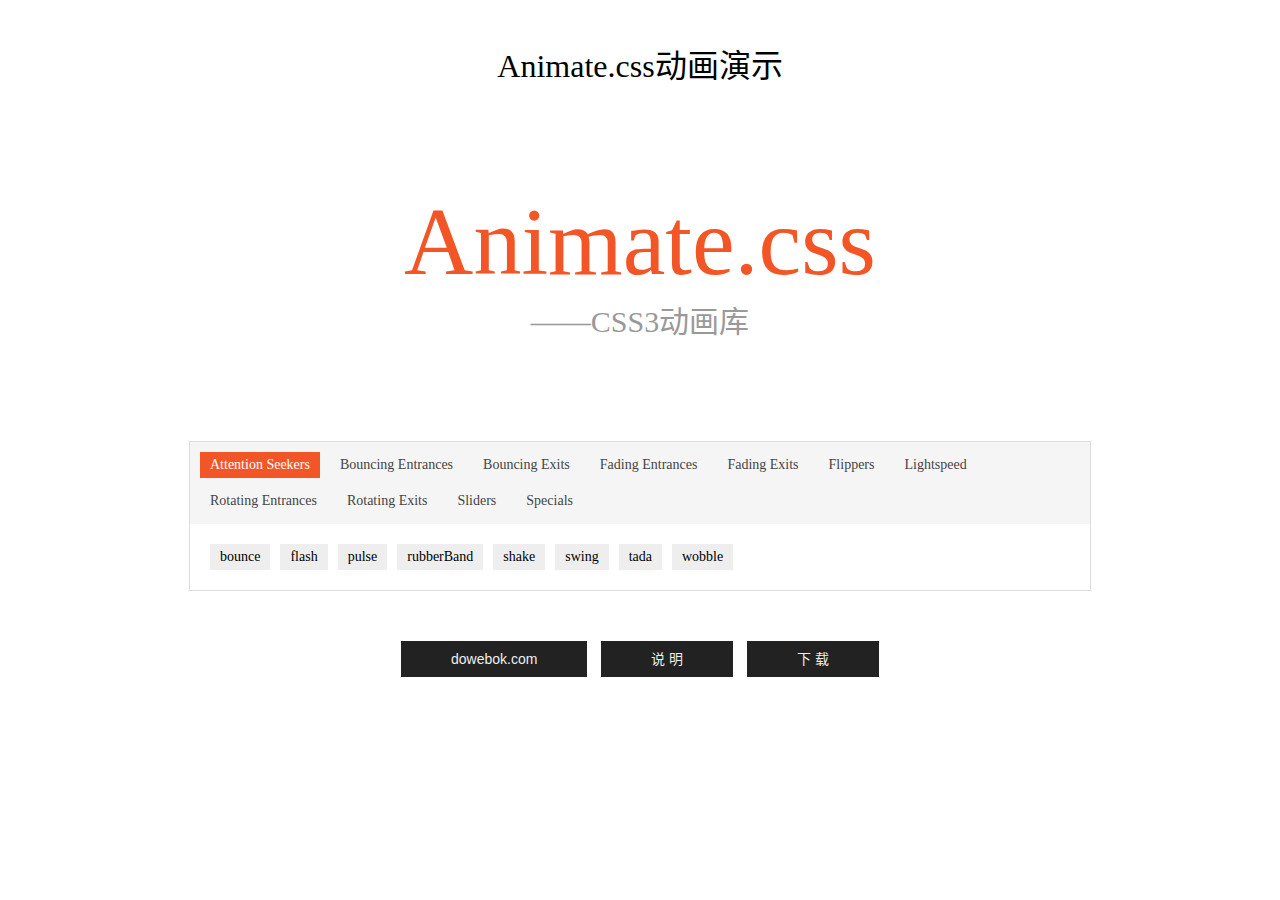
<file: css/98/index.html>
﻿<!DOCTYPE html>
<html lang="zh-CN">
<head>
<meta charset="utf-8">
<title>animate.css动画演示_dowebok</title>
<link rel="stylesheet" href="animate.min.css">
<style>
* { margin: 0; padding: 0;}
ul { list-style-type: none;}
body { font: 14px "Microsoft Yahei"; overflow-x: hidden;}
h1 { width: 900px; margin: 40px auto 100px; font: 32px "Microsoft Yahei"; text-align: center;}
h2 { font: 96px "Microsoft Yahei"; font-weight: 500; text-align: center; color: #f35626;}
.wrap p { margin-bottom: 100px; font: 30px "Microsoft Yahei"; text-align: center; color: #999;}
.list { width: 1000px; margin: 0 auto;}
dl { width: 1000px; margin: 10px auto; overflow: hidden;}
dt { float: left; width: 1000px; padding: 5px 0; border-bottom: 1px solid #ddd; font-weight: 700;}
dd { float: left; margin: 10px 10px 0 0; padding: 5px 10px; background-color: #eee; cursor: pointer;}

.dowebok-explain  { display: none; margin-top: 20px; margin-bottom: 20px; font-size: 14px; text-align: center; color: #f50;}

.tab { width: 900px; margin: 0 auto; border: 1px solid #ddd;}
.tabNav { padding-bottom: 10px; overflow: hidden; zoom: 1; background-color: #f5f5f5;}
.tabNav li { float: left; margin: 10px 0 0 10px; display: inline;}
.tabNav a { float: left; padding: 5px 10px; color: #444; text-decoration: none;}
.tabNav .active a { color: #fff; background-color: #f35626;}

.tabPane { display: none; overflow: hidden; zoom: 1;}
.tabCnt .active { display: block;}
.tabCnt { padding: 10px 20px 20px;}
.tabPane li { float: left; margin: 10px 10px 0 0; padding: 5px 10px; background-color: #eee; cursor: pointer;}
.tabPane .active { color: #f35626;}
</style>
<script src="jquery-1.8.3.min.js"></script>
<script>
$(function(){
	if($.browser.msie && $.browser.version < 10){
		$('.dowebok-explain').show();
	}

	var $animate = $('#animate');
	var $btn = $('.tabCnt').find('li');
	$btn.click(function(){
		$(this).addClass('active').siblings().removeClass('active');
		$animate.removeClass().addClass($(this).text() + ' animated infinite');
		setTimeout(removeClass, 1000);
	});

	function removeClass(){
		$animate.removeClass();
	}

	var $tabNavItem = $('.tabNav').find('a');
	var $tabPane = $('.tabPane');
	$tabNavItem.each(function(i){
		$(this).click(function(){
			$(this).parent().addClass('active').siblings().removeClass('active');
			$tabPane.eq(i).addClass('active').siblings().removeClass('active');
			return false;
		});
	});
});
</script>
</head>

<body>
<h1>Animate.css动画演示</h1>
<div class="wrap">
	<h2 id="animate">Animate.css</h2>
	<p>——CSS3动画库</p>
</div>

<p class="dowebok-explain">您的浏览器不支持 CSS3 animate 属性，所以您看不到任何效果，请使用 Firefox、Chrome 或 IE10</p>
<div class="tab">
	<ul class="tabNav">
		<li class="active"><a href="http://www.dowebok.com/">Attention Seekers</a></li>
		<li><a href="###">Bouncing Entrances</a></li>
		<li><a href="###">Bouncing Exits</a></li>
		<li><a href="###">Fading Entrances</a></li>
		<li><a href="###">Fading Exits</a></li>
		<li><a href="###">Flippers</a></li>
		<li><a href="###">Lightspeed</a></li>
		<li><a href="###">Rotating Entrances</a></li>
		<li><a href="###">Rotating Exits</a></li>
		<li><a href="###">Sliders</a></li>
		<li><a href="###">Specials</a></li>
	</ul>

	<div class="tabCnt">
		<ul class="tabPane active">
			<li>bounce</li>
			<li>flash</li>
			<li>pulse</li>
			<li>rubberBand</li>
			<li>shake</li>
			<li>swing</li>
			<li>tada</li>
			<li>wobble</li>
		</ul>
		
		<ul class="tabPane">
			<li>bounceIn</li>
			<li>bounceInDown</li>
			<li>bounceInLeft</li>
			<li>bounceInRight</li>
			<li>bounceInUp</li>
		</ul>
		
		<ul class="tabPane">
			<li>bounceOut</li>
			<li>bounceOutDown</li>
			<li>bounceOutLeft</li>
			<li>bounceOutRight</li>
			<li>bounceOutUp</li>
		</ul>
		
		<ul class="tabPane">
			<li>fadeIn</li>
			<li>fadeInDown</li>
			<li>fadeInDownBig</li>
			<li>fadeInLeft</li>
			<li>fadeInLeftBig</li>
			<li>fadeInRight</li>
			<li>fadeInRightBig</li>
			<li>fadeInUp</li>
			<li>fadeInUpBig</li>
		</ul>
		
		<ul class="tabPane">
			<li>fadeOut</li>
			<li>fadeOutDown</li>
			<li>fadeOutDownBig</li>
			<li>fadeOutLeft</li>
			<li>fadeOutLeftBig</li>
			<li>fadeOutRight</li>
			<li>fadeOutRightBig</li>
			<li>fadeOutUp</li>
			<li>fadeOutUpBig</li>
		</ul>
		
		<ul class="tabPane">
			<li>flip</li>
			<li>flipInX</li>
			<li>flipInY</li>
			<li>flipOutX</li>
			<li>flipOutY</li>
		</ul>
		
		<ul class="tabPane">
			<li>lightSpeedIn</li>
			<li>lightSpeedOut</li>
		</ul>
		
		<ul class="tabPane">
			<li>rotateIn</li>
			<li>rotateInDownLeft</li>
			<li>rotateInDownRight</li>
			<li>rotateInUpLeft</li>
			<li>rotateInUpRight</li>
		</ul>
		
		<h3></h3>
		<ul class="tabPane">
			<li>rotateOut</li>
			<li>rotateOutDownLeft</li>
			<li>rotateOutDownRight</li>
			<li>rotateOutUpLeft</li>
			<li>rotateOutUpRight</li>
		</ul>
		
		<ul class="tabPane">
			<li>slideInDown</li>
			<li>slideInLeft</li>
			<li>slideInRight</li>
			<li>slideOutLeft</li>
			<li>slideOutRight</li>
			<li>slideOutUp</li>
		</ul>
		
		<ul class="tabPane">
			<li>hinge</li>
			<li>rollIn</li>
			<li>rollOut</li>
		</ul>
	</div>
</div>










<p class="vad">
	<a href="http://www.dowebok.com/" target="_blank">dowebok.com</a>
	<a href="http://www.dowebok.com/98.html" target="_blank">说 明</a>
	<a href="http://www.dowebok.com/98.html" target="_blank">下 载</a>
</p>
<style>
.vad { margin: 50px 0 5px; font-family: Consolas,arial,宋体; text-align:center;}
.vad a { display: inline-block; height: 36px; line-height: 36px; margin: 0 5px; padding: 0 50px; font-size: 14px; text-align:center; color:#eee; text-decoration: none; background-color: #222;}
.vad a:hover { color: #fff; background-color: #000;}
</style>

</body>
</html>
</file>
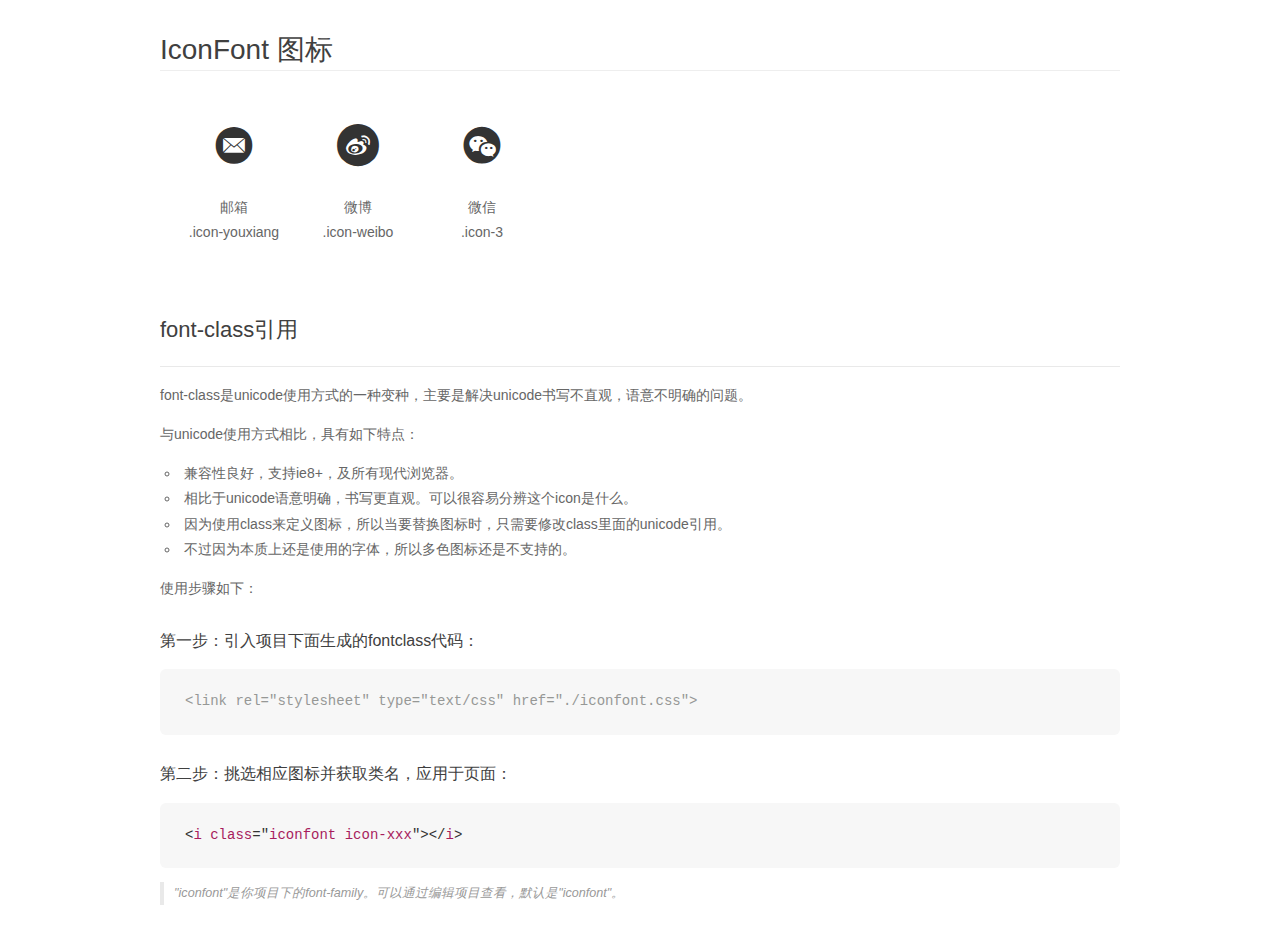
<file: iconfont/demo_fontclass.html>
<!DOCTYPE html>
<html>
<head>
    <meta charset="utf-8"/>
    <title>IconFont</title>
    <link rel="stylesheet" href="demo.css">
    <link rel="stylesheet" href="iconfont.css">
</head>
<body>
    <div class="main markdown">
        <h1>IconFont 图标</h1>
        <ul class="icon_lists clear">
            
                <li>
                <i class="icon iconfont icon-youxiang"></i>
                    <div class="name">邮箱</div>
                    <div class="fontclass">.icon-youxiang</div>
                </li>
            
                <li>
                <i class="icon iconfont icon-weibo"></i>
                    <div class="name">微博</div>
                    <div class="fontclass">.icon-weibo</div>
                </li>
            
                <li>
                <i class="icon iconfont icon-3"></i>
                    <div class="name">微信</div>
                    <div class="fontclass">.icon-3</div>
                </li>
            
        </ul>

        <h2 id="font-class-">font-class引用</h2>
        <hr>

        <p>font-class是unicode使用方式的一种变种，主要是解决unicode书写不直观，语意不明确的问题。</p>
        <p>与unicode使用方式相比，具有如下特点：</p>
        <ul>
        <li>兼容性良好，支持ie8+，及所有现代浏览器。</li>
        <li>相比于unicode语意明确，书写更直观。可以很容易分辨这个icon是什么。</li>
        <li>因为使用class来定义图标，所以当要替换图标时，只需要修改class里面的unicode引用。</li>
        <li>不过因为本质上还是使用的字体，所以多色图标还是不支持的。</li>
        </ul>
        <p>使用步骤如下：</p>
        <h3 id="-fontclass-">第一步：引入项目下面生成的fontclass代码：</h3>


        <pre><code class="lang-js hljs javascript"><span class="hljs-comment">&lt;link rel="stylesheet" type="text/css" href="./iconfont.css"&gt;</span></code></pre>
        <h3 id="-">第二步：挑选相应图标并获取类名，应用于页面：</h3>
        <pre><code class="lang-css hljs">&lt;<span class="hljs-selector-tag">i</span> <span class="hljs-selector-tag">class</span>="<span class="hljs-selector-tag">iconfont</span> <span class="hljs-selector-tag">icon-xxx</span>"&gt;&lt;/<span class="hljs-selector-tag">i</span>&gt;</code></pre>
        <blockquote>
        <p>"iconfont"是你项目下的font-family。可以通过编辑项目查看，默认是"iconfont"。</p>
        </blockquote>
    </div>
</body>
</html>
</file>
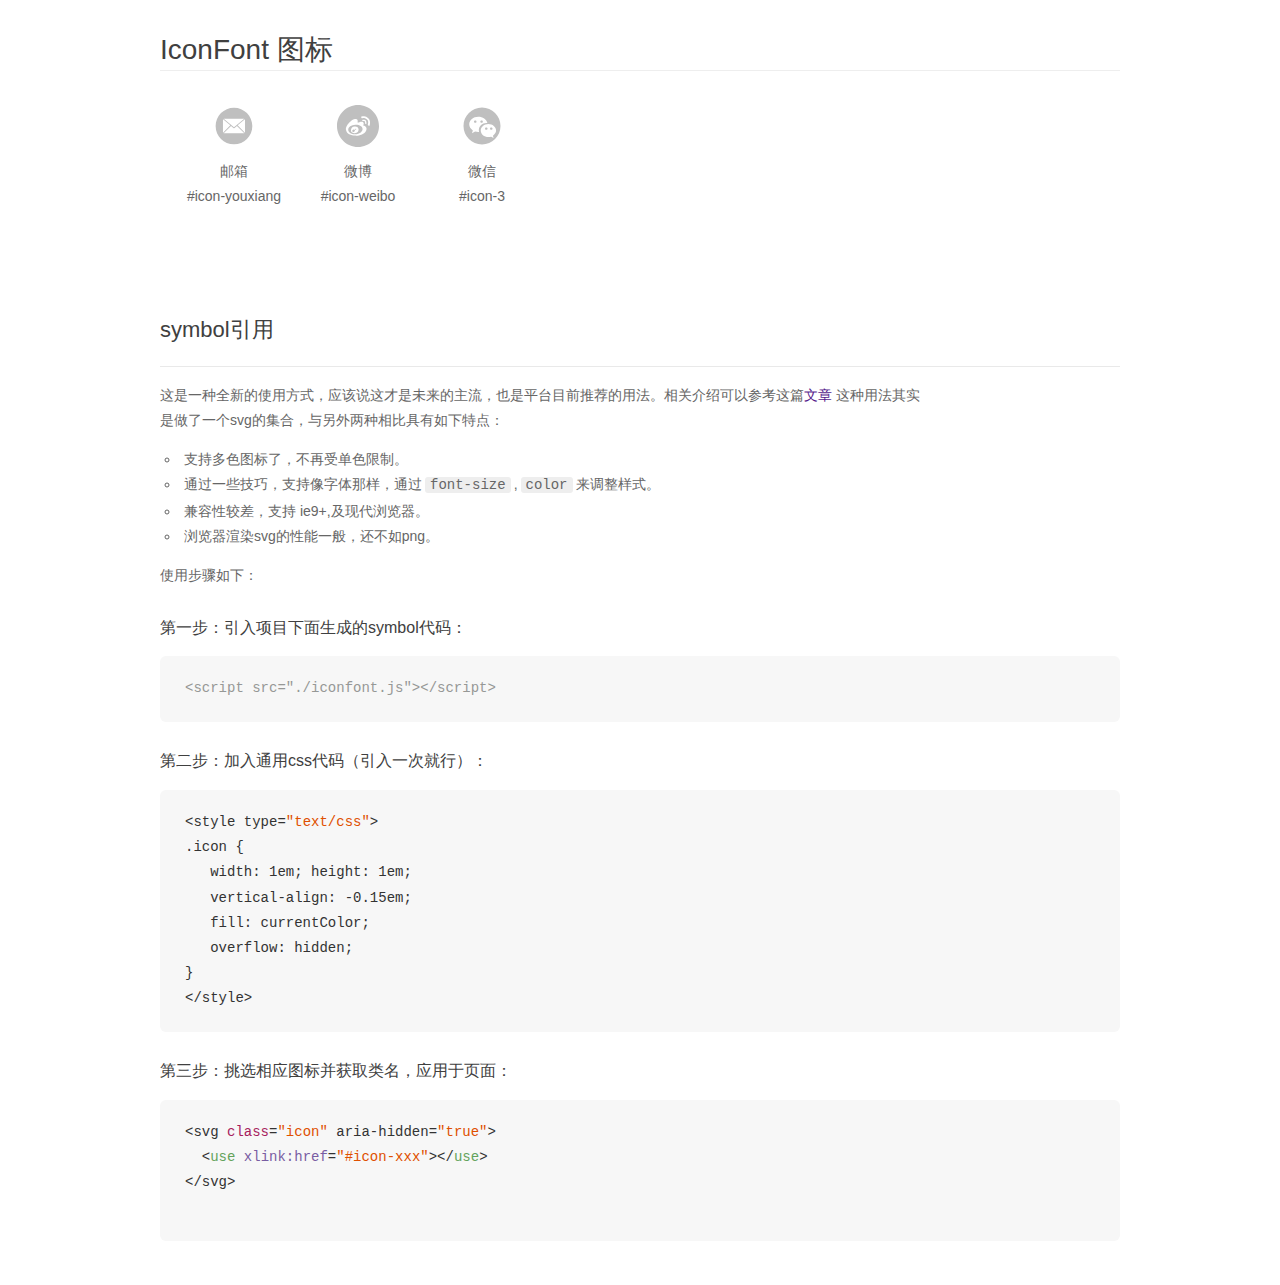
<file: iconfont/demo_symbol.html>
<!DOCTYPE html>
<html>
<head>
    <meta charset="utf-8"/>
    <title>IconFont</title>
    <link rel="stylesheet" href="demo.css">
    <script src="iconfont.js"></script>

    <style type="text/css">
        .icon {
          /* 通过设置 font-size 来改变图标大小 */
          width: 1em; height: 1em;
          /* 图标和文字相邻时，垂直对齐 */
          vertical-align: -0.15em;
          /* 通过设置 color 来改变 SVG 的颜色/fill */
          fill: currentColor;
          /* path 和 stroke 溢出 viewBox 部分在 IE 下会显示
             normalize.css 中也包含这行 */
          overflow: hidden;
        }

    </style>
</head>
<body>
    <div class="main markdown">
        <h1>IconFont 图标</h1>
        <ul class="icon_lists clear">
            
                <li>
                    <svg class="icon" aria-hidden="true">
                        <use xlink:href="#icon-youxiang"></use>
                    </svg>
                    <div class="name">邮箱</div>
                    <div class="fontclass">#icon-youxiang</div>
                </li>
            
                <li>
                    <svg class="icon" aria-hidden="true">
                        <use xlink:href="#icon-weibo"></use>
                    </svg>
                    <div class="name">微博</div>
                    <div class="fontclass">#icon-weibo</div>
                </li>
            
                <li>
                    <svg class="icon" aria-hidden="true">
                        <use xlink:href="#icon-3"></use>
                    </svg>
                    <div class="name">微信</div>
                    <div class="fontclass">#icon-3</div>
                </li>
            
        </ul>


        <h2 id="symbol-">symbol引用</h2>
        <hr>

        <p>这是一种全新的使用方式，应该说这才是未来的主流，也是平台目前推荐的用法。相关介绍可以参考这篇<a href="">文章</a>
        这种用法其实是做了一个svg的集合，与另外两种相比具有如下特点：</p>
        <ul>
          <li>支持多色图标了，不再受单色限制。</li>
          <li>通过一些技巧，支持像字体那样，通过<code>font-size</code>,<code>color</code>来调整样式。</li>
          <li>兼容性较差，支持 ie9+,及现代浏览器。</li>
          <li>浏览器渲染svg的性能一般，还不如png。</li>
        </ul>
        <p>使用步骤如下：</p>
        <h3 id="-symbol-">第一步：引入项目下面生成的symbol代码：</h3>
        <pre><code class="lang-js hljs javascript"><span class="hljs-comment">&lt;script src="./iconfont.js"&gt;&lt;/script&gt;</span></code></pre>
        <h3 id="-css-">第二步：加入通用css代码（引入一次就行）：</h3>
        <pre><code class="lang-js hljs javascript">&lt;style type=<span class="hljs-string">"text/css"</span>&gt;
.icon {
   width: <span class="hljs-number">1</span>em; height: <span class="hljs-number">1</span>em;
   vertical-align: <span class="hljs-number">-0.15</span>em;
   fill: currentColor;
   overflow: hidden;
}
&lt;<span class="hljs-regexp">/style&gt;</span></code></pre>
        <h3 id="-">第三步：挑选相应图标并获取类名，应用于页面：</h3>
        <pre><code class="lang-js hljs javascript">&lt;svg <span class="hljs-class"><span class="hljs-keyword">class</span></span>=<span class="hljs-string">"icon"</span> aria-hidden=<span class="hljs-string">"true"</span>&gt;<span class="xml"><span class="hljs-tag">
  &lt;<span class="hljs-name">use</span> <span class="hljs-attr">xlink:href</span>=<span class="hljs-string">"#icon-xxx"</span>&gt;</span><span class="hljs-tag">&lt;/<span class="hljs-name">use</span>&gt;</span>
</span>&lt;<span class="hljs-regexp">/svg&gt;
        </span></code></pre>
    </div>
</body>
</html>
</file>
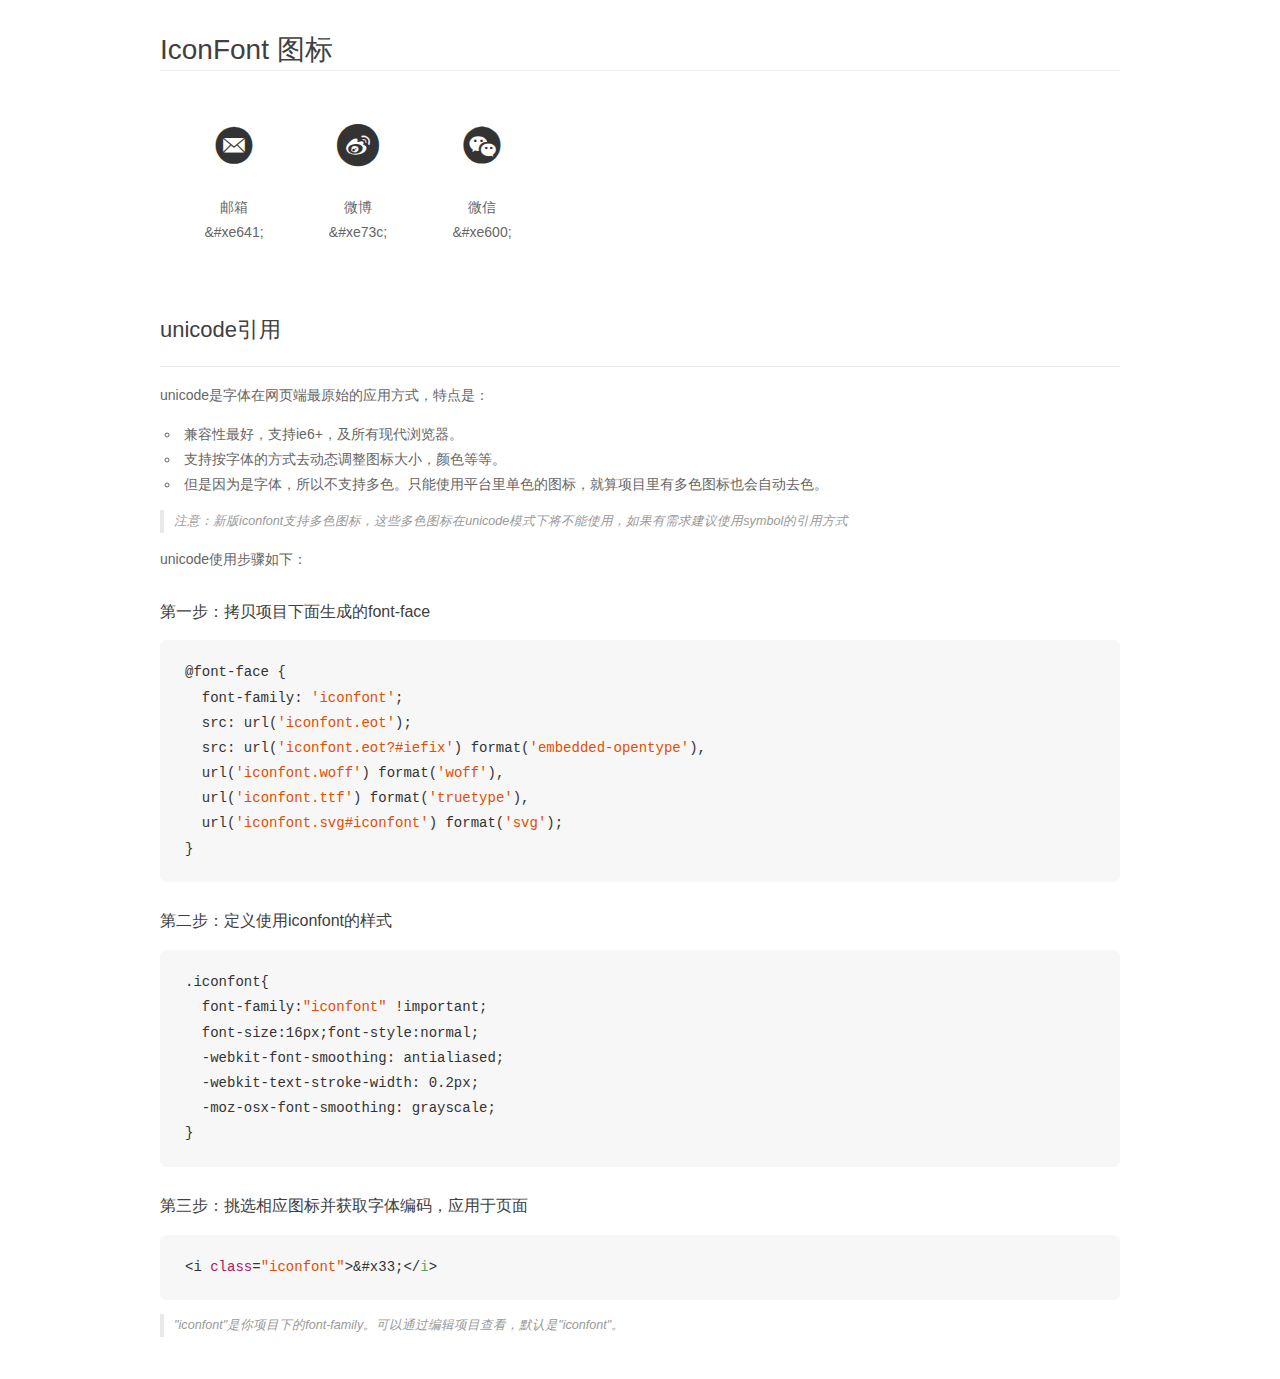
<file: iconfont/demo_unicode.html>
<!DOCTYPE html>
<html>
<head>
    <meta charset="utf-8"/>
    <title>IconFont</title>
    <link rel="stylesheet" href="demo.css">

    <style type="text/css">

        @font-face {font-family: "iconfont";
          src: url('iconfont.eot'); /* IE9*/
          src: url('iconfont.eot#iefix') format('embedded-opentype'), /* IE6-IE8 */
          url('iconfont.woff') format('woff'), /* chrome, firefox */
          url('iconfont.ttf') format('truetype'), /* chrome, firefox, opera, Safari, Android, iOS 4.2+*/
          url('iconfont.svg#iconfont') format('svg'); /* iOS 4.1- */
        }

        .iconfont {
          font-family:"iconfont" !important;
          font-size:16px;
          font-style:normal;
          -webkit-font-smoothing: antialiased;
          -webkit-text-stroke-width: 0.2px;
          -moz-osx-font-smoothing: grayscale;
        }

    </style>
</head>
<body>
    <div class="main markdown">
        <h1>IconFont 图标</h1>
        <ul class="icon_lists clear">
            
                <li>
                <i class="icon iconfont">&#xe641;</i>
                    <div class="name">邮箱</div>
                    <div class="code">&amp;#xe641;</div>
                </li>
            
                <li>
                <i class="icon iconfont">&#xe73c;</i>
                    <div class="name">微博</div>
                    <div class="code">&amp;#xe73c;</div>
                </li>
            
                <li>
                <i class="icon iconfont">&#xe600;</i>
                    <div class="name">微信</div>
                    <div class="code">&amp;#xe600;</div>
                </li>
            
        </ul>
        <h2 id="unicode-">unicode引用</h2>
        <hr>

        <p>unicode是字体在网页端最原始的应用方式，特点是：</p>
        <ul>
        <li>兼容性最好，支持ie6+，及所有现代浏览器。</li>
        <li>支持按字体的方式去动态调整图标大小，颜色等等。</li>
        <li>但是因为是字体，所以不支持多色。只能使用平台里单色的图标，就算项目里有多色图标也会自动去色。</li>
        </ul>
        <blockquote>
        <p>注意：新版iconfont支持多色图标，这些多色图标在unicode模式下将不能使用，如果有需求建议使用symbol的引用方式</p>
        </blockquote>
        <p>unicode使用步骤如下：</p>
        <h3 id="-font-face">第一步：拷贝项目下面生成的font-face</h3>
        <pre><code class="lang-js hljs javascript">@font-face {
  font-family: <span class="hljs-string">'iconfont'</span>;
  src: url(<span class="hljs-string">'iconfont.eot'</span>);
  src: url(<span class="hljs-string">'iconfont.eot?#iefix'</span>) format(<span class="hljs-string">'embedded-opentype'</span>),
  url(<span class="hljs-string">'iconfont.woff'</span>) format(<span class="hljs-string">'woff'</span>),
  url(<span class="hljs-string">'iconfont.ttf'</span>) format(<span class="hljs-string">'truetype'</span>),
  url(<span class="hljs-string">'iconfont.svg#iconfont'</span>) format(<span class="hljs-string">'svg'</span>);
}
</code></pre>
        <h3 id="-iconfont-">第二步：定义使用iconfont的样式</h3>
        <pre><code class="lang-js hljs javascript">.iconfont{
  font-family:<span class="hljs-string">"iconfont"</span> !important;
  font-size:<span class="hljs-number">16</span>px;font-style:normal;
  -webkit-font-smoothing: antialiased;
  -webkit-text-stroke-width: <span class="hljs-number">0.2</span>px;
  -moz-osx-font-smoothing: grayscale;
}
</code></pre>
        <h3 id="-">第三步：挑选相应图标并获取字体编码，应用于页面</h3>
        <pre><code class="lang-js hljs javascript">&lt;i <span class="hljs-class"><span class="hljs-keyword">class</span></span>=<span class="hljs-string">"iconfont"</span>&gt;&amp;#x33;<span class="xml"><span class="hljs-tag">&lt;/<span class="hljs-name">i</span>&gt;</span></span></code></pre>

        <blockquote>
        <p>"iconfont"是你项目下的font-family。可以通过编辑项目查看，默认是"iconfont"。</p>
        </blockquote>
    </div>


</body>
</html>
</file>
<file: iconfont/iconfont.css>
@font-face {
	font-family: "iconfont";
	src: url('iconfont.eot?t=1513651791600'); /* IE9*/
	src: url('iconfont.eot?t=1513651791600#iefix') format('embedded-opentype'), /* IE6-IE8 */  url('[data-uri]') format('woff'),  url('iconfont.ttf?t=1513651791600') format('truetype'), /* chrome, firefox, opera, Safari, Android, iOS 4.2+*/  url('iconfont.svg?t=1513651791600#iconfont') format('svg'); /* iOS 4.1- */
}
.iconfont {
	font-family: "iconfont" !important;
	font-size: 32px;
	font-style: normal;
	-webkit-font-smoothing: antialiased;
	-moz-osx-font-smoothing: grayscale;
}
.icon-youxiang:before {
	content: "\e641";
}
.icon-weibo:before {
	content: "\e73c";
}
.icon-3:before {
	content: "\e600";
}
</file>
<file: iconfont/demo.css>
*{margin: 0;padding: 0;list-style: none;}
/*
KISSY CSS Reset
理念：1. reset 的目的不是清除浏览器的默认样式，这仅是部分工作。清除和重置是紧密不可分的。
2. reset 的目的不是让默认样式在所有浏览器下一致，而是减少默认样式有可能带来的问题。
3. reset 期望提供一套普适通用的基础样式。但没有银弹，推荐根据具体需求，裁剪和修改后再使用。
特色：1. 适应中文；2. 基于最新主流浏览器。
维护：玉伯<lifesinger@gmail.com>, 正淳<ragecarrier@gmail.com>
 */

/** 清除内外边距 **/
body, h1, h2, h3, h4, h5, h6, hr, p, blockquote, /* structural elements 结构元素 */
dl, dt, dd, ul, ol, li, /* list elements 列表元素 */
pre, /* text formatting elements 文本格式元素 */
form, fieldset, legend, button, input, textarea, /* form elements 表单元素 */
th, td /* table elements 表格元素 */ {
  margin: 0;
  padding: 0;
}

/** 设置默认字体 **/
body,
button, input, select, textarea /* for ie */ {
  font: 12px/1.5 tahoma, arial, \5b8b\4f53, sans-serif;
}
h1, h2, h3, h4, h5, h6 { font-size: 100%; }
address, cite, dfn, em, var { font-style: normal; } /* 将斜体扶正 */
code, kbd, pre, samp { font-family: courier new, courier, monospace; } /* 统一等宽字体 */
small { font-size: 12px; } /* 小于 12px 的中文很难阅读，让 small 正常化 */

/** 重置列表元素 **/
ul, ol { list-style: none; }

/** 重置文本格式元素 **/
a { text-decoration: none; }
a:hover { text-decoration: underline; }


/** 重置表单元素 **/
legend { color: #000; } /* for ie6 */
fieldset, img { border: 0; } /* img 搭车：让链接里的 img 无边框 */
button, input, select, textarea { font-size: 100%; } /* 使得表单元素在 ie 下能继承字体大小 */
/* 注：optgroup 无法扶正 */

/** 重置表格元素 **/
table { border-collapse: collapse; border-spacing: 0; }

/* 清除浮动 */
.ks-clear:after, .clear:after {
  content: '\20';
  display: block;
  height: 0;
  clear: both;
}
.ks-clear, .clear {
  *zoom: 1;
}

.main {
  padding: 30px 100px;
width: 960px;
margin: 0 auto;
}
.main h1{font-size:36px; color:#333; text-align:left;margin-bottom:30px; border-bottom: 1px solid #eee;}

.helps{margin-top:40px;}
.helps pre{
  padding:20px;
  margin:10px 0;
  border:solid 1px #e7e1cd;
  background-color: #fffdef;
  overflow: auto;
}

.icon_lists{
  width: 100% !important;

}

.icon_lists li{
  float:left;
  width: 100px;
  height:180px;
  text-align: center;
  list-style: none !important;
}
.icon_lists .icon{
  font-size: 42px;
  line-height: 100px;
  margin: 10px 0;
  color:#333;
  -webkit-transition: font-size 0.25s ease-out 0s;
  -moz-transition: font-size 0.25s ease-out 0s;
  transition: font-size 0.25s ease-out 0s;

}
.icon_lists .icon:hover{
  font-size: 100px;
}



.markdown {
  color: #666;
  font-size: 14px;
  line-height: 1.8;
}

.highlight {
  line-height: 1.5;
}

.markdown img {
  vertical-align: middle;
  max-width: 100%;
}

.markdown h1 {
  color: #404040;
  font-weight: 500;
  line-height: 40px;
  margin-bottom: 24px;
}

.markdown h2,
.markdown h3,
.markdown h4,
.markdown h5,
.markdown h6 {
  color: #404040;
  margin: 1.6em 0 0.6em 0;
  font-weight: 500;
  clear: both;
}

.markdown h1 {
  font-size: 28px;
}

.markdown h2 {
  font-size: 22px;
}

.markdown h3 {
  font-size: 16px;
}

.markdown h4 {
  font-size: 14px;
}

.markdown h5 {
  font-size: 12px;
}

.markdown h6 {
  font-size: 12px;
}

.markdown hr {
  height: 1px;
  border: 0;
  background: #e9e9e9;
  margin: 16px 0;
  clear: both;
}

.markdown p,
.markdown pre {
  margin: 1em 0;
}

.markdown > p,
.markdown > blockquote,
.markdown > .highlight,
.markdown > ol,
.markdown > ul {
  width: 80%;
}

.markdown ul > li {
  list-style: circle;
}

.markdown > ul li,
.markdown blockquote ul > li {
  margin-left: 20px;
  padding-left: 4px;
}

.markdown > ul li p,
.markdown > ol li p {
  margin: 0.6em 0;
}

.markdown ol > li {
  list-style: decimal;
}

.markdown > ol li,
.markdown blockquote ol > li {
  margin-left: 20px;
  padding-left: 4px;
}

.markdown code {
  margin: 0 3px;
  padding: 0 5px;
  background: #eee;
  border-radius: 3px;
}

.markdown pre {
  border-radius: 6px;
  background: #f7f7f7;
  padding: 20px;
}

.markdown pre code {
  border: none;
  background: #f7f7f7;
  margin: 0;
}

.markdown strong,
.markdown b {
  font-weight: 600;
}

.markdown > table {
  border-collapse: collapse;
  border-spacing: 0px;
  empty-cells: show;
  border: 1px solid #e9e9e9;
  width: 95%;
  margin-bottom: 24px;
}

.markdown > table th {
  white-space: nowrap;
  color: #333;
  font-weight: 600;

}

.markdown > table th,
.markdown > table td {
  border: 1px solid #e9e9e9;
  padding: 8px 16px;
  text-align: left;
}

.markdown > table th {
  background: #F7F7F7;
}

.markdown blockquote {
  font-size: 90%;
  color: #999;
  border-left: 4px solid #e9e9e9;
  padding-left: 0.8em;
  margin: 1em 0;
  font-style: italic;
}

.markdown blockquote p {
  margin: 0;
}

.markdown .anchor {
  opacity: 0;
  transition: opacity 0.3s ease;
  margin-left: 8px;
}

.markdown .waiting {
  color: #ccc;
}

.markdown h1:hover .anchor,
.markdown h2:hover .anchor,
.markdown h3:hover .anchor,
.markdown h4:hover .anchor,
.markdown h5:hover .anchor,
.markdown h6:hover .anchor {
  opacity: 1;
  display: inline-block;
}

.markdown > br,
.markdown > p > br {
  clear: both;
}


.hljs {
  display: block;
  background: white;
  padding: 0.5em;
  color: #333333;
  overflow-x: auto;
}

.hljs-comment,
.hljs-meta {
  color: #969896;
}

.hljs-string,
.hljs-variable,
.hljs-template-variable,
.hljs-strong,
.hljs-emphasis,
.hljs-quote {
  color: #df5000;
}

.hljs-keyword,
.hljs-selector-tag,
.hljs-type {
  color: #a71d5d;
}

.hljs-literal,
.hljs-symbol,
.hljs-bullet,
.hljs-attribute {
  color: #0086b3;
}

.hljs-section,
.hljs-name {
  color: #63a35c;
}

.hljs-tag {
  color: #333333;
}

.hljs-title,
.hljs-attr,
.hljs-selector-id,
.hljs-selector-class,
.hljs-selector-attr,
.hljs-selector-pseudo {
  color: #795da3;
}

.hljs-addition {
  color: #55a532;
  background-color: #eaffea;
}

.hljs-deletion {
  color: #bd2c00;
  background-color: #ffecec;
}

.hljs-link {
  text-decoration: underline;
}

pre{
  background: #fff;
}
</file>
